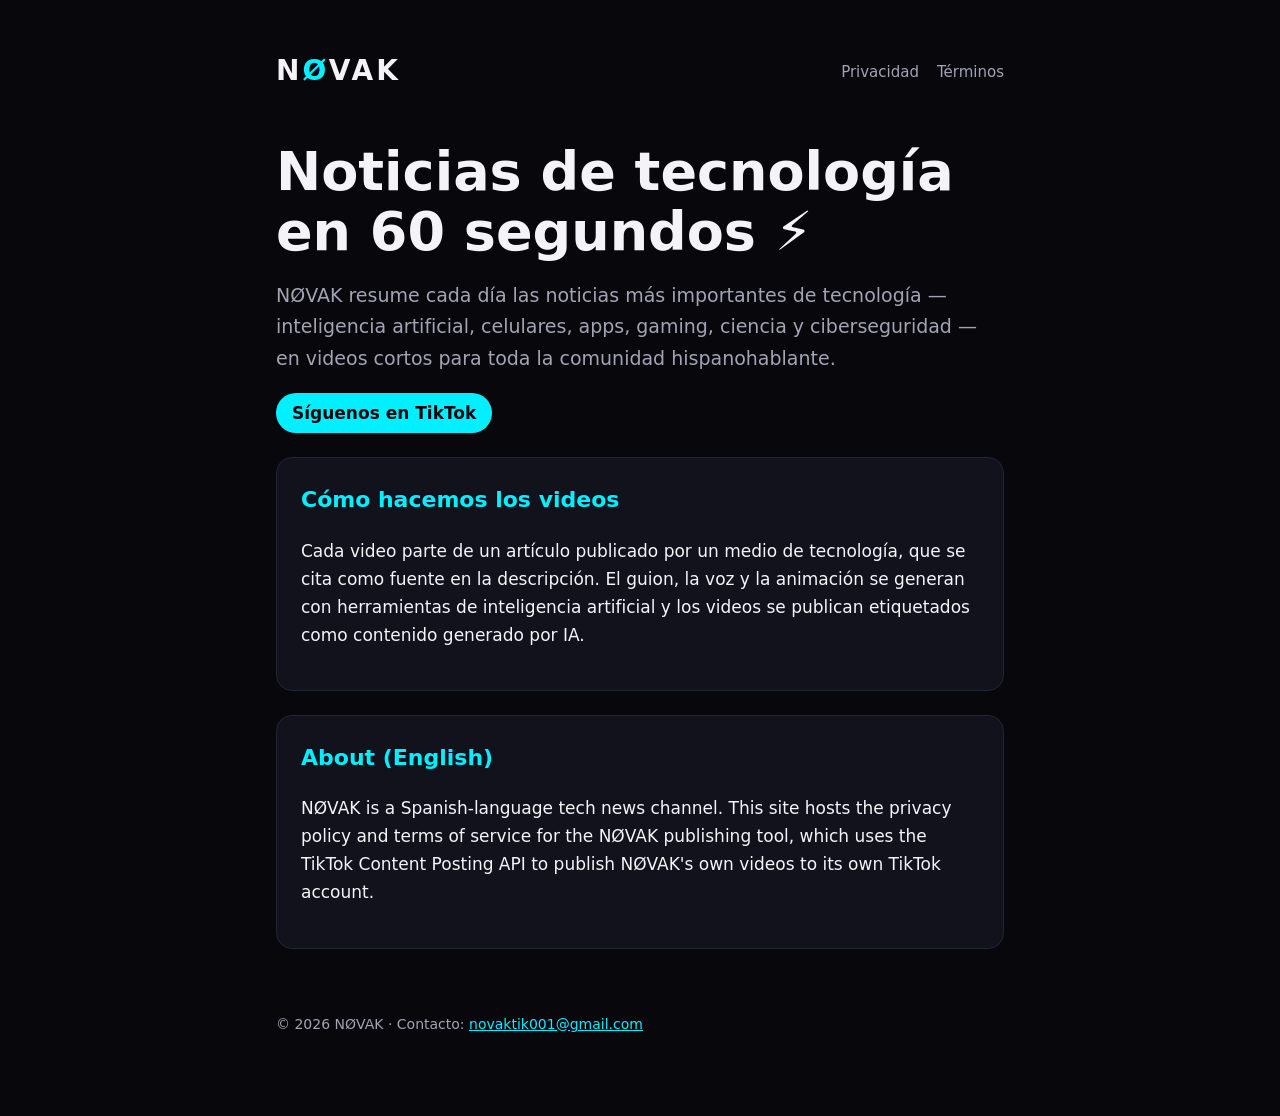
<file: index.html>
<!doctype html>
<html lang="es">
<head>
<meta charset="utf-8">
<meta name="viewport" content="width=device-width, initial-scale=1">
<title>NØVAK · Noticias de tecnología</title>
<meta name="description" content="NØVAK: noticias de tecnología en 60 segundos para toda la comunidad hispanohablante.">
<link rel="stylesheet" href="style.css">
</head>
<body>
<main>
  <header>
    <a class="logo" href="./">N<span>Ø</span>VAK</a>
    <nav><a href="privacy.html">Privacidad</a><a href="terms.html">Términos</a></nav>
  </header>

  <h1>Noticias de tecnología en 60 segundos ⚡</h1>
  <p class="lead">NØVAK resume cada día las noticias más importantes de tecnología — inteligencia artificial, celulares, apps, gaming, ciencia y ciberseguridad — en videos cortos para toda la comunidad hispanohablante.</p>
  <p><a class="pill" href="https://www.tiktok.com/@novak.news">Síguenos en TikTok</a></p>

  <div class="card">
    <h2 style="margin-top:0">Cómo hacemos los videos</h2>
    <p>Cada video parte de un artículo publicado por un medio de tecnología, que se cita como fuente en la descripción. El guion, la voz y la animación se generan con herramientas de inteligencia artificial y los videos se publican etiquetados como contenido generado por IA.</p>
  </div>

  <div class="card">
    <h2 style="margin-top:0">About (English)</h2>
    <p>NØVAK is a Spanish-language tech news channel. This site hosts the privacy policy and terms of service for the NØVAK publishing tool, which uses the TikTok Content Posting API to publish NØVAK's own videos to its own TikTok account.</p>
  </div>

  <footer>© 2026 NØVAK · Contacto: <a href="mailto:novaktik001@gmail.com">novaktik001@gmail.com</a></footer>
</main>
</body>
</html>
</file>
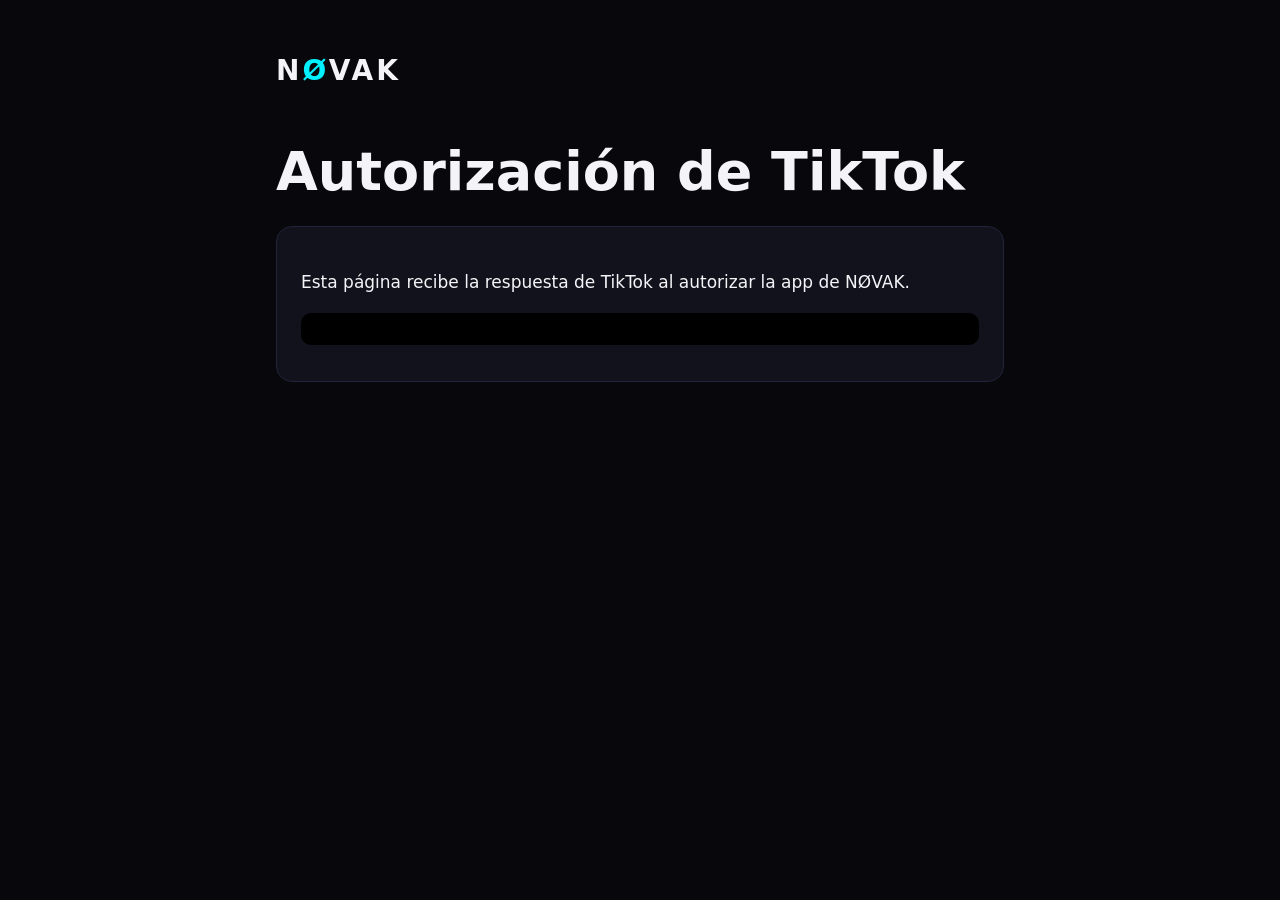
<file: callback/index.html>
<!doctype html>
<html lang="es">
<head>
<meta charset="utf-8">
<meta name="viewport" content="width=device-width, initial-scale=1">
<meta name="robots" content="noindex">
<meta name="referrer" content="no-referrer">
<title>Autorización · NØVAK</title>
<link rel="stylesheet" href="../style.css">
</head>
<body>
<main>
  <header><a class="logo" href="../">N<span>Ø</span>VAK</a></header>
  <h1 id="title">Autorización de TikTok</h1>
  <div class="card" id="box">
    <p id="msg">Leyendo respuesta…</p>
    <code class="big" id="code" hidden></code>
    <button id="copy" hidden>Copiar código</button>
  </div>
</main>
<script>
  // Solo se devuelve el código a la oficina de NØVAK (nunca a otros sitios).
  const ALLOWED = ['http://100.90.41.90:18600', 'https://novak.wiseoutfits.com'];
  const q = new URLSearchParams(location.search);
  const code = q.get('code');
  const state = q.get('state') || '';
  const err = q.get('error') || q.get('error_description');
  const msg = document.getElementById('msg');

  let back = null;
  const dot = state.indexOf('.');
  if (dot > 0) {
    try {
      const b64 = state.slice(dot + 1).replace(/-/g, '+').replace(/_/g, '/');
      const url = new URL(atob(b64 + '==='.slice((b64.length + 3) % 4)));
      if (ALLOWED.includes(url.origin) && url.pathname === '/oauth/callback') back = url;
    } catch (e) {}
  }

  if (back) {
    const params = new URLSearchParams();
    if (code) { params.set('code', code); params.set('state', state); }
    if (err) params.set('error', err);
    msg.textContent = 'Volviendo a la oficina de NØVAK…';
    location.replace(back.origin + back.pathname + '?' + params.toString());
  } else if (code) {
    msg.textContent = 'Listo. Copia este código y pégaselo a Claude (caduca en pocos minutos):';
    const el = document.getElementById('code');
    el.textContent = code;
    el.hidden = false;
    const btn = document.getElementById('copy');
    btn.hidden = false;
    btn.onclick = () => navigator.clipboard.writeText(code).then(() => (btn.textContent = '¡Copiado!'));
  } else if (err) {
    msg.textContent = 'TikTok devolvió un error: ' + err;
  } else {
    msg.textContent = 'Esta página recibe la respuesta de TikTok al autorizar la app de NØVAK.';
  }
</script>
</body>
</html>
</file>
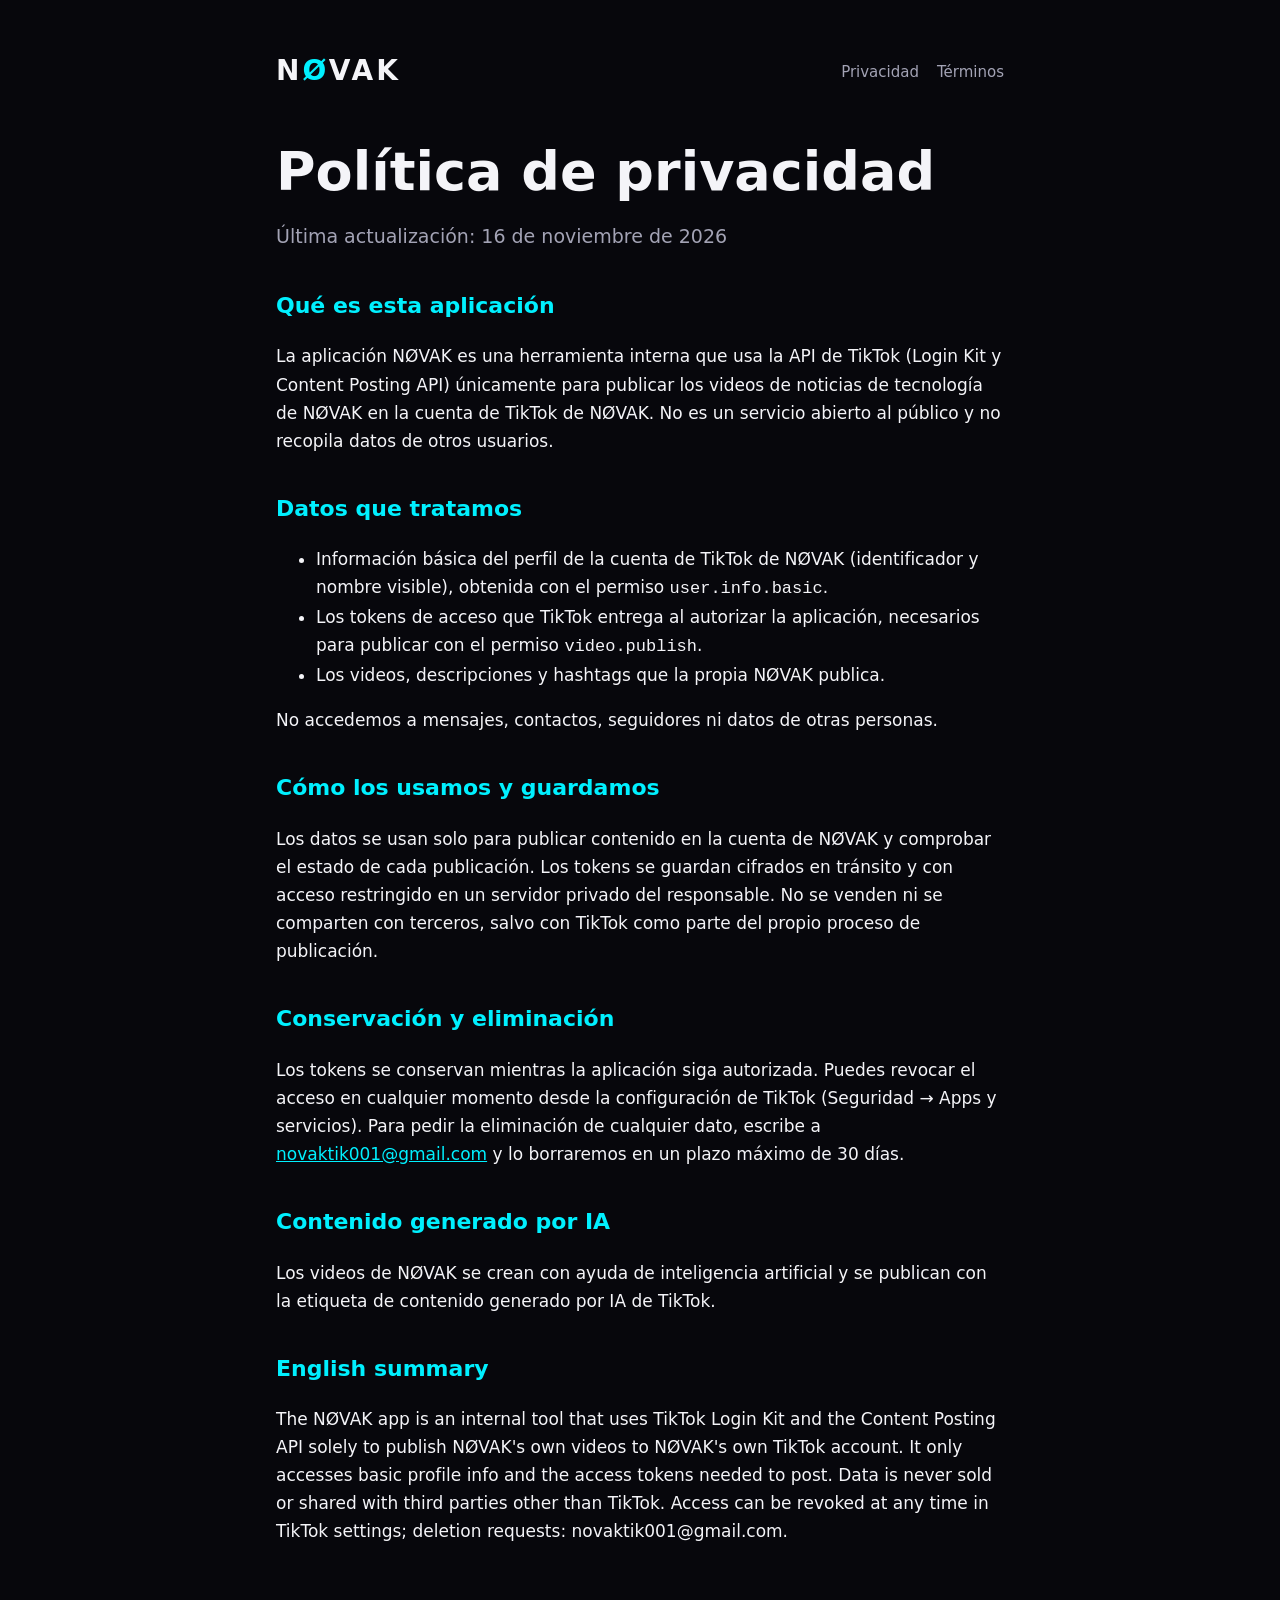
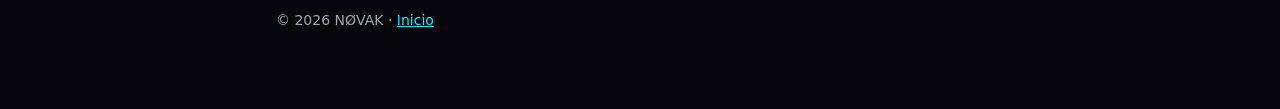
<file: privacy.html>
<!doctype html>
<html lang="es">
<head>
<meta charset="utf-8">
<meta name="viewport" content="width=device-width, initial-scale=1">
<title>Política de privacidad · NØVAK</title>
<link rel="stylesheet" href="style.css">
</head>
<body>
<main>
  <header>
    <a class="logo" href="./">N<span>Ø</span>VAK</a>
    <nav><a href="privacy.html">Privacidad</a><a href="terms.html">Términos</a></nav>
  </header>

  <h1>Política de privacidad</h1>
  <p class="lead">Última actualización: 16 de noviembre de 2026</p>

  <h2>Qué es esta aplicación</h2>
  <p>La aplicación NØVAK es una herramienta interna que usa la API de TikTok (Login Kit y Content Posting API) únicamente para publicar los videos de noticias de tecnología de NØVAK en la cuenta de TikTok de NØVAK. No es un servicio abierto al público y no recopila datos de otros usuarios.</p>

  <h2>Datos que tratamos</h2>
  <ul>
    <li>Información básica del perfil de la cuenta de TikTok de NØVAK (identificador y nombre visible), obtenida con el permiso <code>user.info.basic</code>.</li>
    <li>Los tokens de acceso que TikTok entrega al autorizar la aplicación, necesarios para publicar con el permiso <code>video.publish</code>.</li>
    <li>Los videos, descripciones y hashtags que la propia NØVAK publica.</li>
  </ul>
  <p>No accedemos a mensajes, contactos, seguidores ni datos de otras personas.</p>

  <h2>Cómo los usamos y guardamos</h2>
  <p>Los datos se usan solo para publicar contenido en la cuenta de NØVAK y comprobar el estado de cada publicación. Los tokens se guardan cifrados en tránsito y con acceso restringido en un servidor privado del responsable. No se venden ni se comparten con terceros, salvo con TikTok como parte del propio proceso de publicación.</p>

  <h2>Conservación y eliminación</h2>
  <p>Los tokens se conservan mientras la aplicación siga autorizada. Puedes revocar el acceso en cualquier momento desde la configuración de TikTok (Seguridad → Apps y servicios). Para pedir la eliminación de cualquier dato, escribe a <a href="mailto:novaktik001@gmail.com">novaktik001@gmail.com</a> y lo borraremos en un plazo máximo de 30 días.</p>

  <h2>Contenido generado por IA</h2>
  <p>Los videos de NØVAK se crean con ayuda de inteligencia artificial y se publican con la etiqueta de contenido generado por IA de TikTok.</p>

  <h2>English summary</h2>
  <p>The NØVAK app is an internal tool that uses TikTok Login Kit and the Content Posting API solely to publish NØVAK's own videos to NØVAK's own TikTok account. It only accesses basic profile info and the access tokens needed to post. Data is never sold or shared with third parties other than TikTok. Access can be revoked at any time in TikTok settings; deletion requests: novaktik001@gmail.com.</p>

  <footer>© 2026 NØVAK · <a href="./">Inicio</a></footer>
</main>
</body>
</html>
</file>
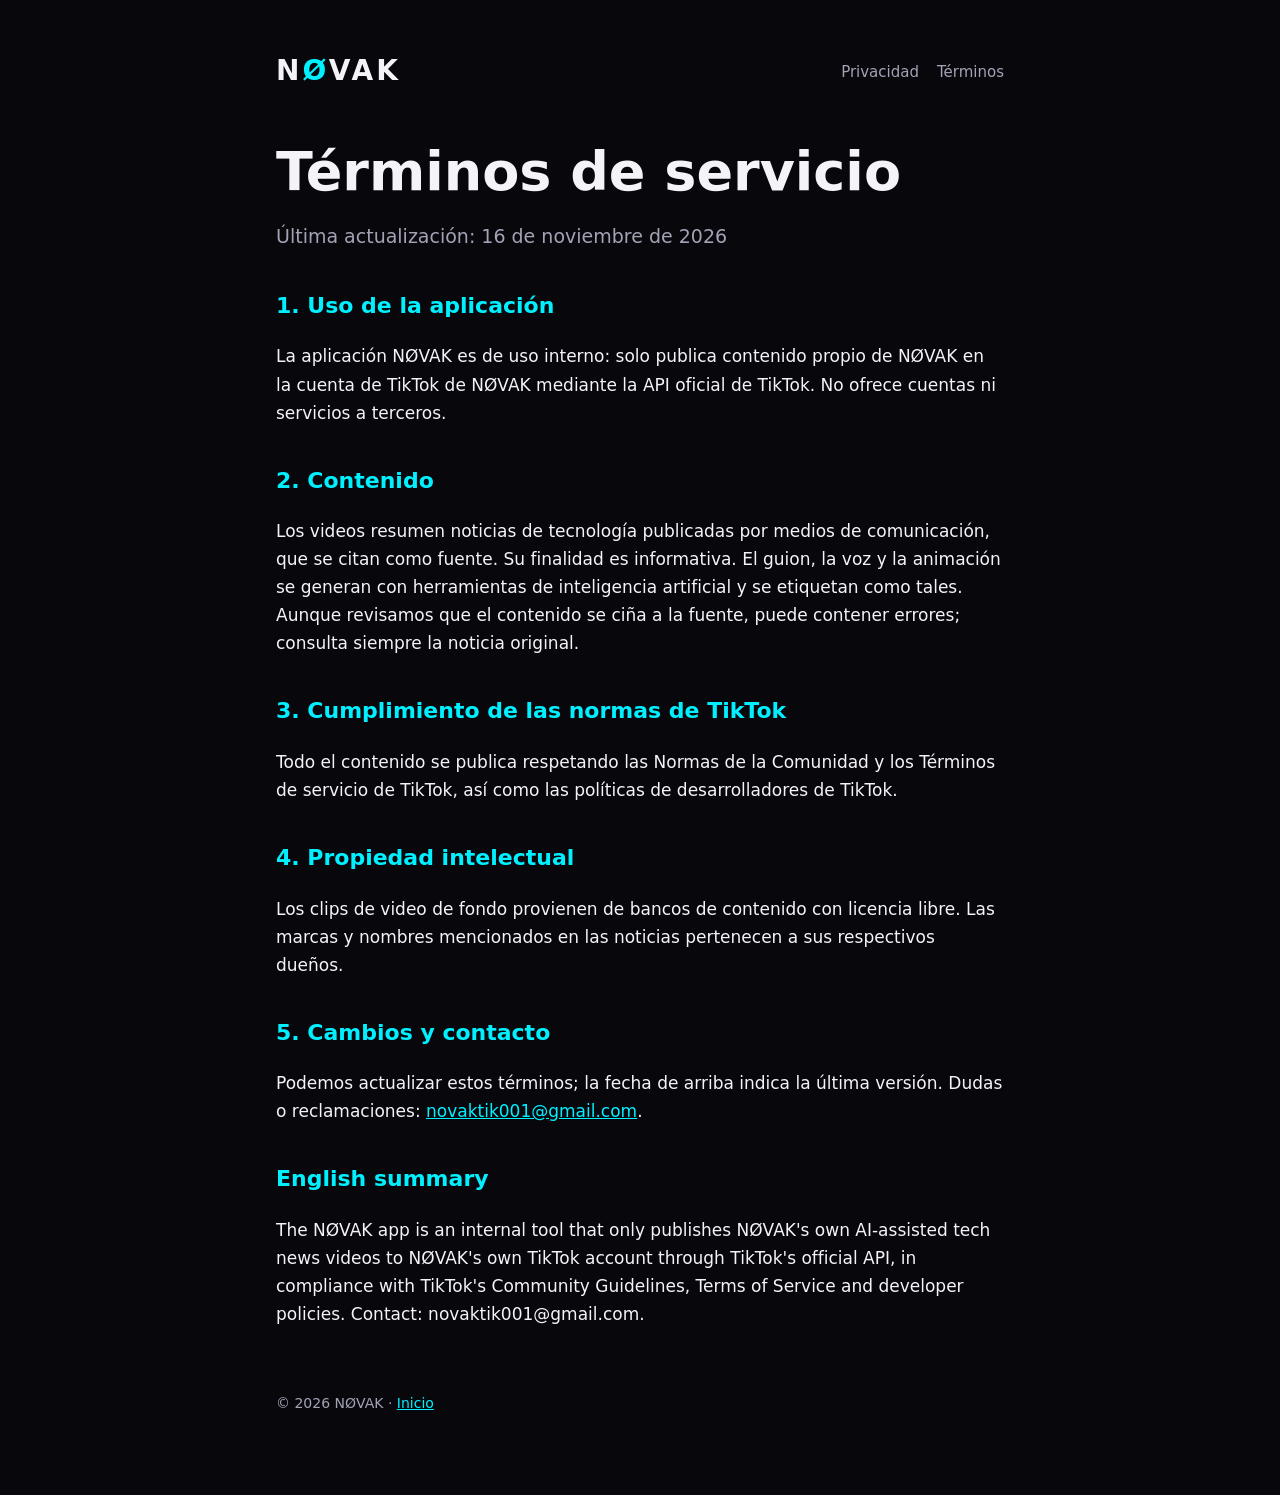
<file: terms.html>
<!doctype html>
<html lang="es">
<head>
<meta charset="utf-8">
<meta name="viewport" content="width=device-width, initial-scale=1">
<title>Términos de servicio · NØVAK</title>
<link rel="stylesheet" href="style.css">
</head>
<body>
<main>
  <header>
    <a class="logo" href="./">N<span>Ø</span>VAK</a>
    <nav><a href="privacy.html">Privacidad</a><a href="terms.html">Términos</a></nav>
  </header>

  <h1>Términos de servicio</h1>
  <p class="lead">Última actualización: 16 de noviembre de 2026</p>

  <h2>1. Uso de la aplicación</h2>
  <p>La aplicación NØVAK es de uso interno: solo publica contenido propio de NØVAK en la cuenta de TikTok de NØVAK mediante la API oficial de TikTok. No ofrece cuentas ni servicios a terceros.</p>

  <h2>2. Contenido</h2>
  <p>Los videos resumen noticias de tecnología publicadas por medios de comunicación, que se citan como fuente. Su finalidad es informativa. El guion, la voz y la animación se generan con herramientas de inteligencia artificial y se etiquetan como tales. Aunque revisamos que el contenido se ciña a la fuente, puede contener errores; consulta siempre la noticia original.</p>

  <h2>3. Cumplimiento de las normas de TikTok</h2>
  <p>Todo el contenido se publica respetando las Normas de la Comunidad y los Términos de servicio de TikTok, así como las políticas de desarrolladores de TikTok.</p>

  <h2>4. Propiedad intelectual</h2>
  <p>Los clips de video de fondo provienen de bancos de contenido con licencia libre. Las marcas y nombres mencionados en las noticias pertenecen a sus respectivos dueños.</p>

  <h2>5. Cambios y contacto</h2>
  <p>Podemos actualizar estos términos; la fecha de arriba indica la última versión. Dudas o reclamaciones: <a href="mailto:novaktik001@gmail.com">novaktik001@gmail.com</a>.</p>

  <h2>English summary</h2>
  <p>The NØVAK app is an internal tool that only publishes NØVAK's own AI-assisted tech news videos to NØVAK's own TikTok account through TikTok's official API, in compliance with TikTok's Community Guidelines, Terms of Service and developer policies. Contact: novaktik001@gmail.com.</p>

  <footer>© 2026 NØVAK · <a href="./">Inicio</a></footer>
</main>
</body>
</html>
</file>
<file: style.css>
:root {
  --bg: #07070c;
  --fg: #f4f4f8;
  --muted: #a3a3b5;
  --cyan: #00f0ff;
  --pink: #ff2e88;
  --card: #12121c;
}
* { box-sizing: border-box; }
body {
  margin: 0;
  background: var(--bg);
  color: var(--fg);
  font: 17px/1.65 system-ui, -apple-system, "Segoe UI", Roboto, sans-serif;
}
main { max-width: 760px; margin: 0 auto; padding: 48px 16px 80px; }
header { display: flex; justify-content: space-between; align-items: center; margin-bottom: 48px; flex-wrap: wrap; gap: 12px; }
.logo { font-weight: 800; font-size: 28px; letter-spacing: 3px; color: var(--fg); text-decoration: none; }
.logo span { color: var(--cyan); }
nav a { color: var(--muted); margin-left: 18px; text-decoration: none; font-size: 15px; }
nav a:hover { color: var(--cyan); }
h1 { font-size: clamp(32px, 7vw, 54px); line-height: 1.1; margin: 0 0 16px; }
h2 { margin-top: 36px; font-size: 22px; color: var(--cyan); }
.lead { color: var(--muted); font-size: 19px; }
.pill { display: inline-block; background: var(--cyan); color: var(--bg); font-weight: 700; padding: 6px 16px; border-radius: 999px; text-decoration: none; }
.card { background: var(--card); border: 1px solid #23233a; border-radius: 16px; padding: 24px; margin-top: 24px; }
code.big { display: block; word-break: break-all; font-size: 18px; color: var(--cyan); background: #000; padding: 16px; border-radius: 10px; margin: 12px 0; }
button { background: var(--pink); color: #fff; border: 0; border-radius: 10px; padding: 12px 22px; font-size: 16px; font-weight: 700; cursor: pointer; }
footer { margin-top: 64px; color: var(--muted); font-size: 14px; }
a { color: var(--cyan); }
</file>
